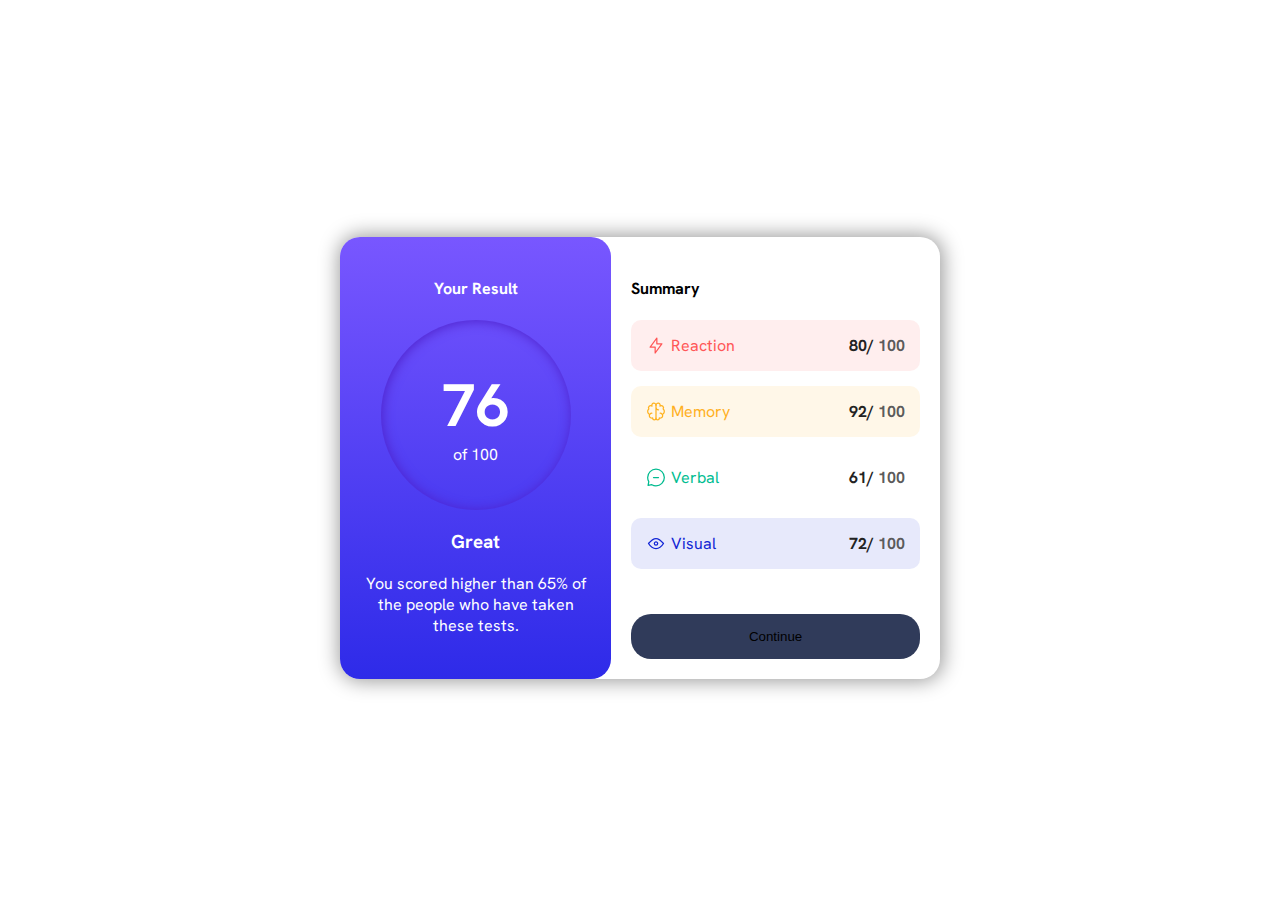
<file: index.html>
<!DOCTYPE html>
<html lang="en">
<head>
  <meta charset="UTF-8">
  <meta name="viewport" content="width=device-width, initial-scale=1.0"> <!-- displays site properly based on user's device -->

  <link rel="icon" type="image/png" sizes="32x32" href="./assets/images/favicon-32x32.png">
  <link rel="stylesheet" href="style.css">
  <title>Frontend Mentor | Results summary component</title>
</head>
<body>
<div class="container">
    <div class="left">
        <h4>Your Result</h4>
<div class="score__left">
    <span class="big__score"> 76</span>
    <span class="small__score">of 100</span>
</div>
<div class="left__text">
    <h3>Great</h3>
    <p> You scored higher than 65% of the people who have taken these tests.</p>
</div>
    </div>

    <div class="right">
        <h4>Summary</h4>
        <div class="scores">
            <div class="score score__reaction">
                <div class="score__con">
                    <img src="./assets/images/icon-reaction.svg" alt="">
                    <span>Reaction</span>
                </div>
                <span class="black__text">80/ <span class="grey">100</span></span>
            </div>
            <div class="score score__memory">
                <div class="score__con">
                    <img src="./assets/images/icon-memory.svg" alt="">
                    <span>Memory</span>
                </div>
                <span class="black__text">92/ <span class="grey">100</span></span>
            </div>
            <div class="score score__verbal">
                <div class="score__con">
                    <img src="./assets/images/icon-verbal.svg" alt="">
                    <span>Verbal</span>
                </div>
                <span class="black__text">61/ <span class="grey">100</span></span>
            </div>
            <div class="score score__visual">
                <div class="score__con">
                    <img src="./assets/images/icon-visual.svg" alt="">
                    <span>Visual</span>
                </div>
                <span class="black__text">72/ <span class="grey">100</span></span>
            </div>
        </div>
        <button>Continue</button>
    </div>
</div>
</body>
</html>
</file>
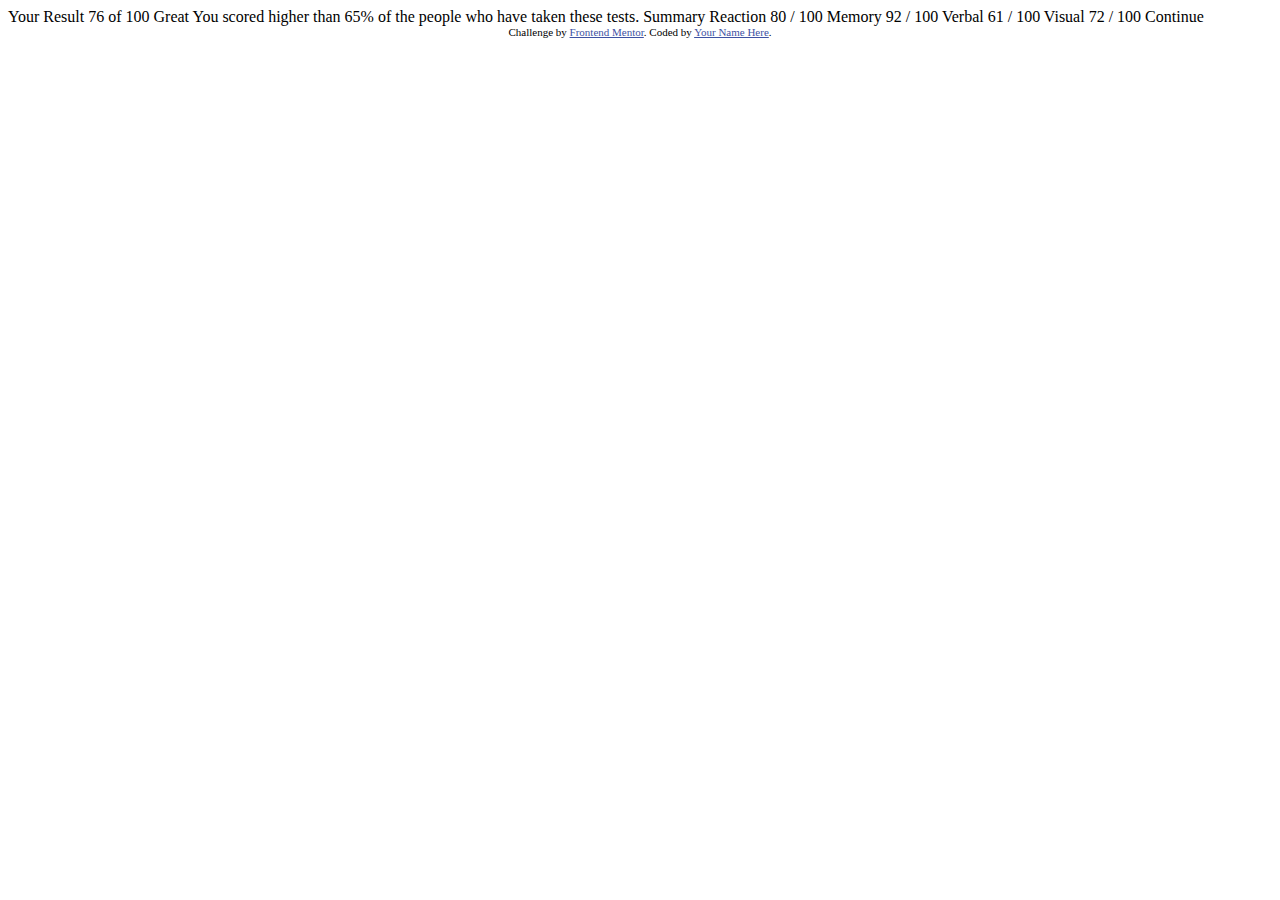
<file: code.html>
<!DOCTYPE html>
<html lang="en">
<head>
  <meta charset="UTF-8">
  <meta name="viewport" content="width=device-width, initial-scale=1.0"> <!-- displays site properly based on user's device -->

  <link rel="icon" type="image/png" sizes="32x32" href="./assets/images/favicon-32x32.png">
  
  <title>Frontend Mentor | Results summary component</title>

  <!-- Feel free to remove these styles or customise in your own stylesheet 👍 -->
  <style>
    .attribution { font-size: 11px; text-align: center; }
    .attribution a { color: hsl(228, 45%, 44%); }
  </style>
</head>
<body>

  Your Result
  76
  of 100

  Great
  You scored higher than 65% of the people who have taken these tests.
  
  Summary

  Reaction
  80 / 100

  Memory
  92 / 100

  Verbal
  61 / 100

  Visual
  72 / 100

  Continue
  
  <div class="attribution">
    Challenge by <a href="https://www.frontendmentor.io?ref=challenge" target="_blank">Frontend Mentor</a>. 
    Coded by <a href="#">Your Name Here</a>.
  </div>
</body>
</html>
</file>
<file: style.css>
@import url('https://fonts.googleapis.com/css2?family=Hanken+Grotesk:wght@500;700;800&display=swap');

body {
    display: flex;
    justify-content: center;
    align-items: center;
    min-height: 100vh;
    font-family: 'Hanken Grotesk';
}

.container {
    display: flex;
    width: 600px;
    justify-content: center;
    border-radius: 20px;
    box-shadow: 1px 0px 20px 2px rgb(0, 0, 0, 0.4)
}

.left {
    color: #fff;
    padding: 20px;
    width: 40%;
    border-radius: 20px;
    background: linear-gradient(hsl(252, 100%, 67%), hsl(241, 81%, 54%));
    text-align: center;
}

.right {
    width: 50%;
    padding: 20px;
}

.left h4 {
    text-align: center;
}

.score__left {
    padding: 58px;
    width: 74px;
    height: 74px;
    border-radius: 100%;
    box-shadow: inset 1px 1px 12px 0px hsla(256, 72%, 46%, 1);
    display: flex;
    align-items: center;
    justify-content: center;
    flex-direction: column;
    margin: 0 auto;
}

.big__score {
    color: #fff;
    font-weight: bold;
    font-size: 60px;

}

.score__con {
    display: flex;
}

.score {
    display: flex;
    justify-content: space-between;
    margin-bottom: 15px;
    padding: 15px;
    border-radius: 10px;
}

.score__reaction {
    background-color: hsla(0, 100%, 67%, 0.1);
    color: hsl(0, 100%, 67%);
}

.grey {
    color: rgba(87,87,87, 0.992);
}

.score__con img {
    margin-right: 5px;
}

.black__text {
    color: #222;
    font-weight: bold;
}

.score__memory {
    background-color: hsla(39, 100%, 56%, 0.1);
    color: hsl(39, 100%, 56%);
}

.score__verbal {
    background-color: (166, 100%, 37%, 0.1);
    color: hsl(166, 100%, 37%);
}

.score__visual {
    background-color: hsla(234, 85%, 45%, 0.1);
    color: hsl(234, 85%, 45%);
}

button {
    margin-top: 30px;
    padding: 15px 10px;
    border: none;
    color: ff;
    outline: none;
    background-color: hsl(224, 30%, 27%);
    width: 100%;
    border-radius: 20px;
}

@media (max-width: 760px){
    .left {
        width: 100%;
        border-radius: 0px;
        padding: 0px;
        border-bottom-left-radius: 20px;
        border-bottom-right-radius: 20px;   
    }

    .right {
        padding: 0;
        width: 80%;
        margin: 0 auto;
    }

    .left__text {
        padding: 20px;
        text-align: center;
    }

    .container {
        width: 100%;
        flex-direction: column;
        border-radius: hidden;
        overflow: hidden;
        justify-content: center;
        align-items: center;
        padding: 0;
    }
}
</file>
